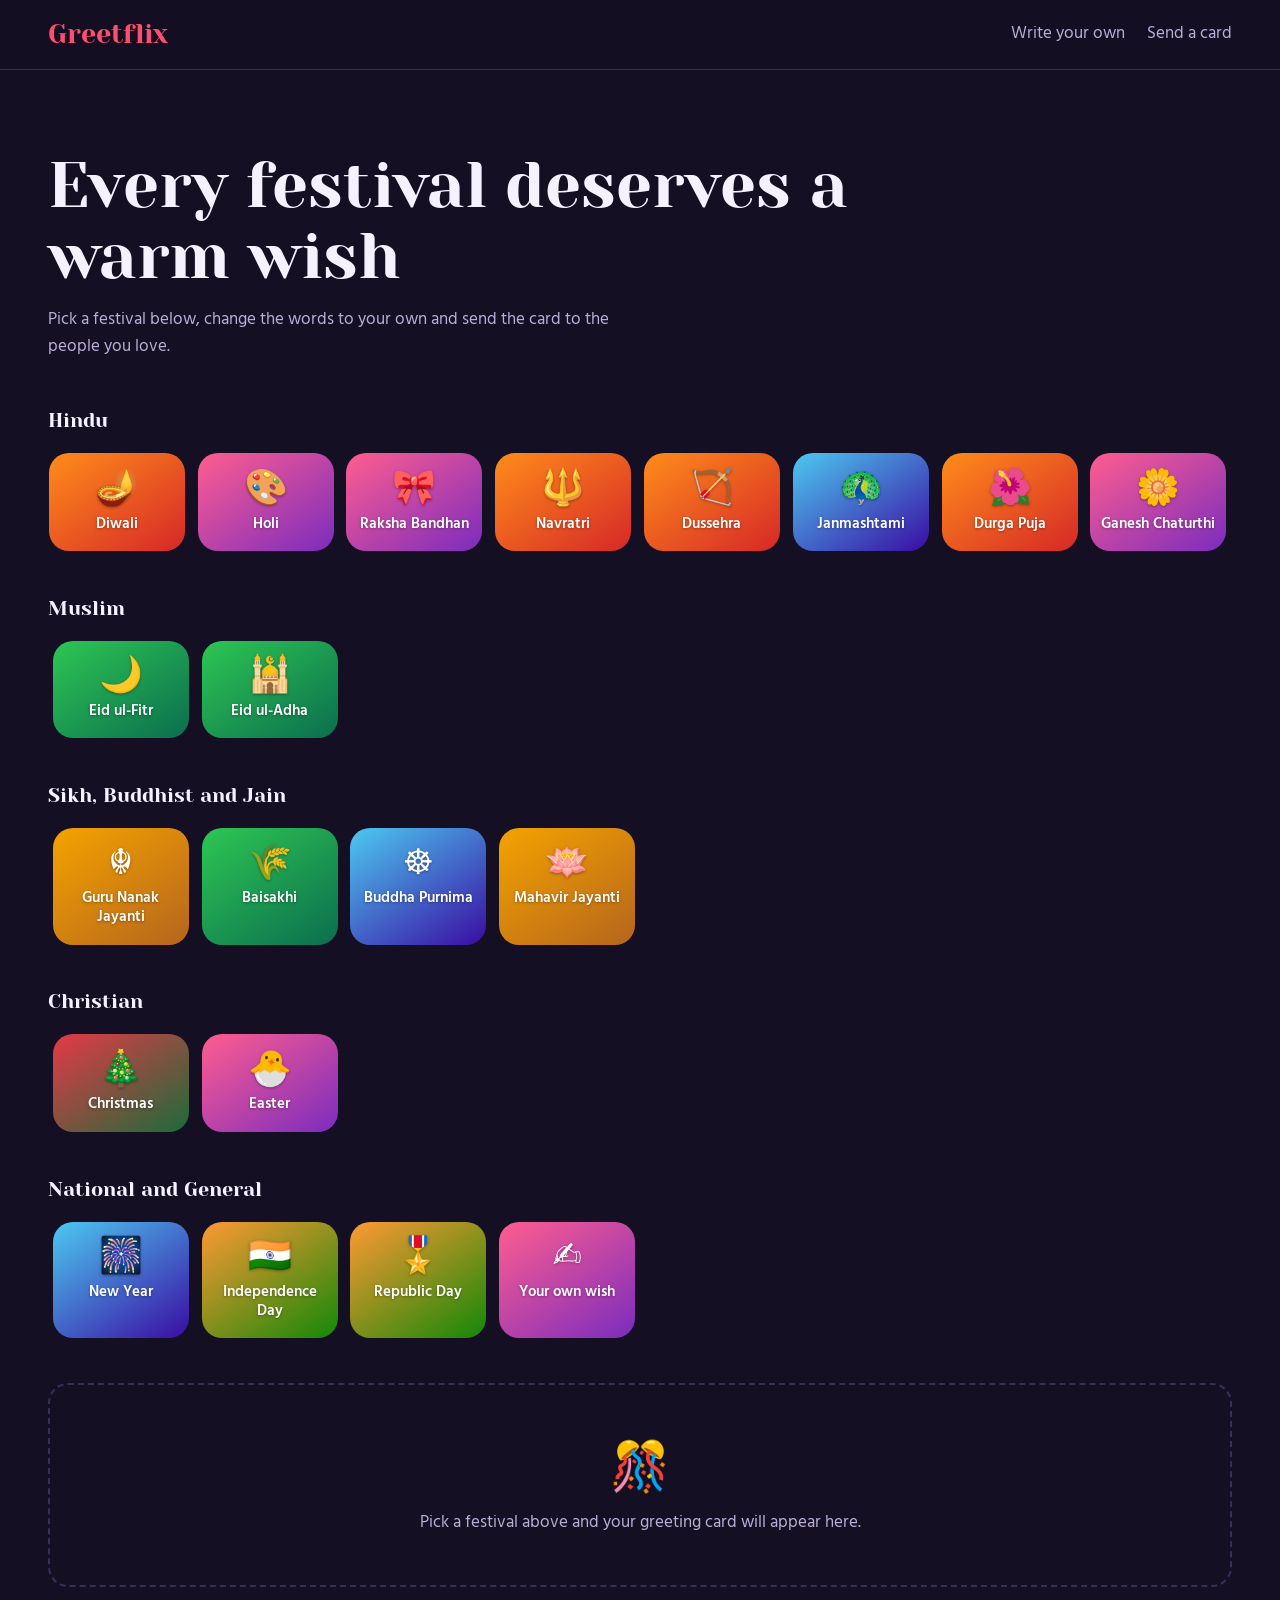
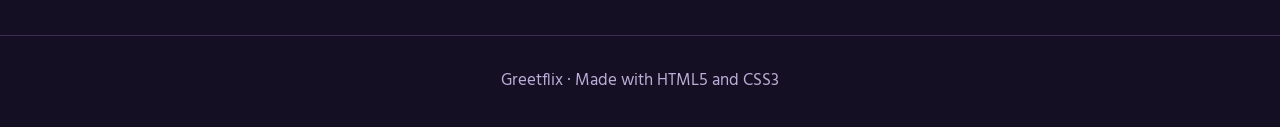
<file: index.html>
<!DOCTYPE html>
<html lang="en">
<head>
<meta charset="UTF-8">
<meta name="viewport" content="width=device-width, initial-scale=1">
<meta name="description" content="Pick a festival, edit the wish and share a warm greeting card with the people you love.">
<meta name="color-scheme" content="dark">
<meta name="theme-color" content="#150f24">
<title>Greetflix | Festival Greeting Card Maker</title>
<link rel="icon" href="data:image/svg+xml,%3Csvg xmlns='http://www.w3.org/2000/svg' viewBox='0 0 100 100'%3E%3Ctext y='.9em' font-size='90'%3E🎉%3C/text%3E%3C/svg%3E">
<link rel="preconnect" href="https://fonts.googleapis.com">
<link rel="preconnect" href="https://fonts.gstatic.com" crossorigin>
<link rel="stylesheet" href="https://fonts.googleapis.com/css2?family=Hind:wght@400;600&family=Yeseva+One&display=swap">
<link rel="stylesheet" href="flix.css">
</head>
<body>
<a class="skip" href="#stage">Skip to card</a>

<header class="top">
  <a class="logo" href="#">Greetflix</a>
  <nav aria-label="Main">
    <a href="#custom">Write your own</a>
    <a href="#share">Send a card</a>
  </nav>
</header>

<section class="hero">
  <h1>Every festival deserves a warm wish</h1>
  <p>Pick a festival below, change the words to your own and send the card to the people you love.</p>
</section>

<main>
  <div class="rows">
    <section aria-labelledby="h-hindu">
      <h2 id="h-hindu">Hindu</h2>
      <div class="row">
        <a class="tile fire" href="#diwali"><span>🪔</span>Diwali</a>
        <a class="tile bloom" href="#holi"><span>🎨</span>Holi</a>
        <a class="tile bloom" href="#rakhi"><span>🎀</span>Raksha Bandhan</a>
        <a class="tile fire" href="#navratri"><span>🔱</span>Navratri</a>
        <a class="tile fire" href="#dussehra"><span>🏹</span>Dussehra</a>
        <a class="tile sky" href="#janmashtami"><span>🦚</span>Janmashtami</a>
        <a class="tile fire" href="#durga"><span>🌺</span>Durga Puja</a>
        <a class="tile bloom" href="#ganesh"><span>🌼</span>Ganesh Chaturthi</a>
        <a class="tile fire" href="#lohri"><span>🔥</span>Lohri</a>
        <a class="tile leaf" href="#pongal"><span>🍯</span>Pongal</a>
        <a class="tile bloom" href="#onam"><span>🛶</span>Onam</a>
        <a class="tile gold" href="#chhath"><span>🌅</span>Chhath Puja</a>
      </div>
    </section>
    <section aria-labelledby="h-muslim">
      <h2 id="h-muslim">Muslim</h2>
      <div class="row">
        <a class="tile leaf" href="#eidfitr"><span>🌙</span>Eid ul-Fitr</a>
        <a class="tile leaf" href="#eidadha"><span>🕌</span>Eid ul-Adha</a>
      </div>
    </section>
    <section aria-labelledby="h-other">
      <h2 id="h-other">Sikh, Buddhist and Jain</h2>
      <div class="row">
        <a class="tile gold" href="#gurpurab"><span>☬</span>Guru Nanak Jayanti</a>
        <a class="tile leaf" href="#baisakhi"><span>🌾</span>Baisakhi</a>
        <a class="tile sky" href="#buddha"><span>☸️</span>Buddha Purnima</a>
        <a class="tile gold" href="#mahavir"><span>🪷</span>Mahavir Jayanti</a>
      </div>
    </section>
    <section aria-labelledby="h-christian">
      <h2 id="h-christian">Christian</h2>
      <div class="row">
        <a class="tile xmas" href="#christmas"><span>🎄</span>Christmas</a>
        <a class="tile bloom" href="#easter"><span>🐣</span>Easter</a>
      </div>
    </section>
    <section aria-labelledby="h-national">
      <h2 id="h-national">National and General</h2>
      <div class="row">
        <a class="tile sky" href="#newyear"><span>🎆</span>New Year</a>
        <a class="tile flag" href="#independence"><span>🇮🇳</span>Independence Day</a>
        <a class="tile flag" href="#republic"><span>🎖️</span>Republic Day</a>
        <a class="tile bloom" href="#custom"><span>✍️</span>Your own wish</a>
      </div>
    </section>
  </div>

  <section class="stage" id="stage" aria-label="Your greeting card">

    <article class="card bloom" id="custom">
      <div class="paper">
        <header><p>🎉✨🎉</p><h3 contenteditable="true">🎉 Your Title Here 🎉</h3></header>
        <div class="msg" contenteditable="true" aria-label="Edit your message">
          <p>Dear Friend,</p>
          <blockquote>Write your own wish here.</blockquote>
          <p>With love, Your Name</p>
        </div>
      </div>
      <aside><h4>Your own wish</h4><p>Write any message you like. Click the text on the card to change it.</p><a class="save" href="greetnav.html#custom">💾 Save Card</a></aside>
    </article>

    <article class="card fire" id="diwali">
      <div class="paper">
        <header><p>🪔✨🪔</p><h3>🪔 Happy Diwali 🪔</h3></header>
        <div class="msg" contenteditable="true" aria-label="Edit your message">
          <p>Dear Friend,</p>
          <blockquote>“Wish the divine lights of Diwali bring peace, prosperity, health, and love to your life.”</blockquote>
          <p>With love, Your Name</p>
        </div>
      </div>
      <aside><h4>Festival of Lights</h4><p>Celebrated in October or November. Homes glow with diyas and rangoli, families share sweets and pray to Goddess Lakshmi. It marks the victory of light over darkness and Lord Rama’s return to Ayodhya.</p><a class="save" href="greetnav.html#diwali">💾 Save Card</a></aside>
    </article>

    <article class="card bloom" id="holi">
      <div class="paper">
        <header><p>🎨💦🎨</p><h3>🎨 Happy Holi 🎨</h3></header>
        <div class="msg" contenteditable="true" aria-label="Edit your message">
          <p>Dear Friend,</p>
          <blockquote>“Life is a canvas, and today every colour is welcome.”</blockquote>
          <p>With love, Your Name</p>
        </div>
      </div>
      <aside><h4>Festival of Colours</h4><p>Celebrated in March. People play with colours, sing and share sweets to welcome spring. It begins with Holika Dahan, the victory of good over evil.</p><a class="save" href="greetnav.html#holi">💾 Save Card</a></aside>
    </article>

    <article class="card bloom" id="rakhi">
      <div class="paper">
        <header><p>🎀💛🎀</p><h3>🎀 Happy Raksha Bandhan 🎀</h3></header>
        <div class="msg" contenteditable="true" aria-label="Edit your message">
          <p>Dear Brother/Sister,</p>
          <blockquote>“Some bonds need no words, only a thread, a smile and a promise.”</blockquote>
          <p>With love, Your Name</p>
        </div>
      </div>
      <aside><h4>Bond of Brother and Sister</h4><p>Celebrated in August. Sisters tie a rakhi on their brothers’ wrists, and brothers promise love, care and protection.</p><a class="save" href="greetnav.html#rakhi">💾 Save Card</a></aside>
    </article>

    <article class="card fire" id="navratri">
      <div class="paper">
        <header><p>🔱🌺🔱</p><h3>🔱 Happy Navratri 🔱</h3></header>
        <div class="msg" contenteditable="true" aria-label="Edit your message">
          <p>Dear Friend,</p>
          <blockquote>“Faith lights the nine nights, and courage carries you through all the days.”</blockquote>
          <p>With love, Your Name</p>
        </div>
      </div>
      <aside><h4>Nine Nights of the Goddess</h4><p>Nine nights of worship of Goddess Durga, with fasting, garba and dandiya raas in the evenings.</p><a class="save" href="greetnav.html#navratri">💾 Save Card</a></aside>
    </article>

    <article class="card fire" id="dussehra">
      <div class="paper">
        <header><p>🏹🔥🏹</p><h3>🏹 Happy Dussehra 🏹</h3></header>
        <div class="msg" contenteditable="true" aria-label="Edit your message">
          <p>Dear Friend,</p>
          <blockquote>“Every Ravan inside us falls when truth and kindness stand tall.”</blockquote>
          <p>With love, Your Name</p>
        </div>
      </div>
      <aside><h4>Victory of Good over Evil</h4><p>Marks Lord Rama’s victory over Ravana. Effigies of Ravana are burnt on the tenth day after Navratri.</p><a class="save" href="greetnav.html#dussehra">💾 Save Card</a></aside>
    </article>

    <article class="card sky" id="janmashtami">
      <div class="paper">
        <header><p>🦚🪈🦚</p><h3>🦚 Happy Janmashtami 🦚</h3></header>
        <div class="msg" contenteditable="true" aria-label="Edit your message">
          <p>Dear Friend,</p>
          <blockquote>“Do your best, let go of the rest, and keep smiling like Krishna.”</blockquote>
          <p>With love, Your Name</p>
        </div>
      </div>
      <aside><h4>Birth of Lord Krishna</h4><p>Celebrated with fasting, bhajans, midnight prayers and the dahi handi pot-breaking fun.</p><a class="save" href="greetnav.html#janmashtami">💾 Save Card</a></aside>
    </article>

    <article class="card fire" id="durga">
      <div class="paper">
        <header><p>🌺🥁🌺</p><h3>🌺 Shubho Durga Puja 🌺</h3></header>
        <div class="msg" contenteditable="true" aria-label="Edit your message">
          <p>Dear Friend,</p>
          <blockquote>“May Maa Durga give you the strength to face every storm with grace.”</blockquote>
          <p>With love, Your Name</p>
        </div>
      </div>
      <aside><h4>Festival of Goddess Durga</h4><p>Most popular in Bengal. Grand pandals, dhak drums, dhunuchi dance and sindoor khela over five days.</p><a class="save" href="greetnav.html#durga">💾 Save Card</a></aside>
    </article>

    <article class="card bloom" id="ganesh">
      <div class="paper">
        <header><p>🌼🙏🌼</p><h3>🌼 Ganesh Chaturthi 🌼</h3></header>
        <div class="msg" contenteditable="true" aria-label="Edit your message">
          <p>Dear Friend,</p>
          <blockquote>“Begin with a prayer, walk with patience, and every obstacle will make way.”</blockquote>
          <p>Ganpati Bappa Morya! Your Name</p>
        </div>
      </div>
      <aside><h4>Birthday of Lord Ganesha</h4><p>Ganesha idols are welcomed at home for a few days, offered modaks, and then immersed in water with cheers of Ganpati Bappa Morya.</p><a class="save" href="greetnav.html#ganesh">💾 Save Card</a></aside>
    </article>

    <article class="card fire" id="lohri">
      <div class="paper">
        <header><p>🔥🍿🔥</p><h3>🔥 Happy Lohri 🔥</h3></header>
        <div class="msg" contenteditable="true" aria-label="Edit your message">
          <p>Dear Friend,</p>
          <blockquote>“May the Lohri bonfire burn away your worries and warm every heart.”</blockquote>
          <p>With love, Your Name</p>
        </div>
      </div>
      <aside><h4>Winter Harvest Bonfire</h4><p>Celebrated in mid-January, mainly in Punjab. People dance bhangra around a bonfire and offer peanuts, rewri and popcorn.</p><a class="save" href="greetnav.html#lohri">💾 Save Card</a></aside>
    </article>

    <article class="card leaf" id="pongal">
      <div class="paper">
        <header><p>🍯🌞🌾</p><h3>🍯 Happy Pongal 🌾</h3></header>
        <div class="msg" contenteditable="true" aria-label="Edit your message">
          <p>Dear Friend,</p>
          <blockquote>“As the pot overflows, may your home overflow with joy and plenty.”</blockquote>
          <p>With love, Your Name</p>
        </div>
      </div>
      <aside><h4>Tamil Harvest Festival</h4><p>A four-day festival in January. Fresh rice is cooked until the pot overflows, to thank the Sun God and the farmers.</p><a class="save" href="greetnav.html#pongal">💾 Save Card</a></aside>
    </article>

    <article class="card bloom" id="onam">
      <div class="paper">
        <header><p>🌼🛶🌼</p><h3>🌼 Happy Onam 🌼</h3></header>
        <div class="msg" contenteditable="true" aria-label="Edit your message">
          <p>Dear Friend,</p>
          <blockquote>“May the flower carpet at your door bring a year full of colour.”</blockquote>
          <p>With love, Your Name</p>
        </div>
      </div>
      <aside><h4>Harvest Festival of Kerala</h4><p>Celebrated with pookalam flower carpets, the grand sadya feast, boat races and folk dances.</p><a class="save" href="greetnav.html#onam">💾 Save Card</a></aside>
    </article>

    <article class="card gold" id="chhath">
      <div class="paper">
        <header><p>🌅☀️🪔</p><h3>🌅 Happy Chhath Puja 🪔</h3></header>
        <div class="msg" contenteditable="true" aria-label="Edit your message">
          <p>Dear Friend,</p>
          <blockquote>“Bowing to the rising sun, may your life glow with health, faith and joy.”</blockquote>
          <p>With love, Your Name</p>
        </div>
      </div>
      <aside><h4>Worship of the Sun God</h4><p>A four-day festival celebrated in October or November, mainly in Bihar, Jharkhand and eastern Uttar Pradesh. Devotees fast and offer arghya to the setting and rising sun at rivers and ponds, thanking Surya Dev and Chhathi Maiya.</p><a class="save" href="greetnav.html#chhath">💾 Save Card</a></aside>
    </article>

    <article class="card leaf" id="eidfitr">
      <div class="paper">
        <header><p>🌙⭐🌙</p><h3>🌙 Eid Mubarak 🌙</h3></header>
        <div class="msg" contenteditable="true" aria-label="Edit your message">
          <p>Dear Friend,</p>
          <blockquote>“After a month of patience, may Allah reward you with joy beyond measure.”</blockquote>
          <p>With love, Your Name</p>
        </div>
      </div>
      <aside><h4>Festival of Breaking the Fast</h4><p>Marks the end of Ramadan. People offer special prayers, wear new clothes, share sheer khurma and give charity to the needy.</p><a class="save" href="greetnav.html#eidfitr">💾 Save Card</a></aside>
    </article>

    <article class="card leaf" id="eidadha">
      <div class="paper">
        <header><p>🕌🌙🕌</p><h3>🕌 Eid ul-Adha Mubarak 🕌</h3></header>
        <div class="msg" contenteditable="true" aria-label="Edit your message">
          <p>Dear Friend,</p>
          <blockquote>“May your sacrifices turn into blessings and your heart stay generous.”</blockquote>
          <p>With love, Your Name</p>
        </div>
      </div>
      <aside><h4>Festival of Sacrifice</h4><p>Remembers Prophet Ibrahim’s devotion to Allah. Meat is shared with family, friends and the poor.</p><a class="save" href="greetnav.html#eidadha">💾 Save Card</a></aside>
    </article>

    <article class="card gold" id="gurpurab">
      <div class="paper">
        <header><p>☬🌟☬</p><h3>☬ Guru Nanak Jayanti ☬</h3></header>
        <div class="msg" contenteditable="true" aria-label="Edit your message">
          <p>Dear Friend,</p>
          <blockquote>“Walk in the light of Guru Nanak: be honest, be kind, serve everyone.”</blockquote>
          <p>Waheguru Ji Ka Khalsa. Your Name</p>
        </div>
      </div>
      <aside><h4>Birth of Guru Nanak Dev Ji</h4><p>Celebrated with prabhat pheris, kirtan and langar at gurdwaras. It remembers the teachings of honest work, sharing and equality.</p><a class="save" href="greetnav.html#gurpurab">💾 Save Card</a></aside>
    </article>

    <article class="card leaf" id="baisakhi">
      <div class="paper">
        <header><p>🌾🥁🌾</p><h3>🌾 Happy Baisakhi 🌾</h3></header>
        <div class="msg" contenteditable="true" aria-label="Edit your message">
          <p>Dear Friend,</p>
          <blockquote>“May golden fields of wheat bring golden days of joy to your family.”</blockquote>
          <p>With love, Your Name</p>
        </div>
      </div>
      <aside><h4>Sikh New Year and Harvest</h4><p>Celebrated on 13 or 14 April. It marks the harvest and the founding of the Khalsa in 1699, with bhangra, fairs and gurdwara visits.</p><a class="save" href="greetnav.html#baisakhi">💾 Save Card</a></aside>
    </article>

    <article class="card sky" id="buddha">
      <div class="paper">
        <header><p>☸️🕯️☸️</p><h3>☸️ Happy Buddha Purnima ☸️</h3></header>
        <div class="msg" contenteditable="true" aria-label="Edit your message">
          <p>Dear Friend,</p>
          <blockquote>“Peace comes from within. May you find it in every quiet moment.”</blockquote>
          <p>With love, Your Name</p>
        </div>
      </div>
      <aside><h4>Birth of Gautama Buddha</h4><p>Celebrated on the full moon of Vaishakha with meditation, prayers and acts of kindness.</p><a class="save" href="greetnav.html#buddha">💾 Save Card</a></aside>
    </article>

    <article class="card gold" id="mahavir">
      <div class="paper">
        <header><p>🪷🕊️🪷</p><h3>🪷 Mahavir Jayanti 🪷</h3></header>
        <div class="msg" contenteditable="true" aria-label="Edit your message">
          <p>Dear Friend,</p>
          <blockquote>“Live and let live. May kindness be the path you choose each day.”</blockquote>
          <p>With love, Your Name</p>
        </div>
      </div>
      <aside><h4>Birth of Lord Mahavir</h4><p>A Jain festival of processions and prayers, remembering the teachings of ahimsa (non-violence) and truth.</p><a class="save" href="greetnav.html#mahavir">💾 Save Card</a></aside>
    </article>

    <article class="card xmas" id="christmas">
      <div class="paper">
        <header><p>🎄🎁❄️</p><h3>🎄 Merry Christmas ❄️</h3></header>
        <div class="msg" contenteditable="true" aria-label="Edit your message">
          <p>Dear Friend,</p>
          <blockquote>“May the warmth of Christmas stay in your heart long after the lights fade.”</blockquote>
          <p>With love, Your Name</p>
        </div>
      </div>
      <aside><h4>Birth of Jesus Christ</h4><p>Celebrated on 25 December with church services, carols, the Christmas tree, gifts and a family feast.</p><a class="save" href="greetnav.html#christmas">💾 Save Card</a></aside>
    </article>

    <article class="card bloom" id="easter">
      <div class="paper">
        <header><p>🐣🌷🐣</p><h3>🐣 Happy Easter 🐣</h3></header>
        <div class="msg" contenteditable="true" aria-label="Edit your message">
          <p>Dear Friend,</p>
          <blockquote>“Every ending hides a new beginning. Wishing you hope and a fresh start.”</blockquote>
          <p>With love, Your Name</p>
        </div>
      </div>
      <aside><h4>Resurrection of Jesus</h4><p>Celebrated after Good Friday with church services, Easter eggs and family gatherings. It is a symbol of hope and new life.</p><a class="save" href="greetnav.html#easter">💾 Save Card</a></aside>
    </article>

    <article class="card sky" id="newyear">
      <div class="paper">
        <header><p>🎆🎉🎇</p><h3>🎆 Happy New Year 🎇</h3></header>
        <div class="msg" contenteditable="true" aria-label="Edit your message">
          <p>Dear Friend,</p>
          <blockquote>“A new year is a blank page. Write something you will be proud of.”</blockquote>
          <p>With love, Your Name</p>
        </div>
      </div>
      <aside><h4>First Day of the Year</h4><p>Celebrated on 1 January with countdowns, fireworks, parties and fresh resolutions.</p><a class="save" href="greetnav.html#newyear">💾 Save Card</a></aside>
    </article>

    <article class="card flag" id="independence">
      <div class="paper">
        <header><p>🇮🇳🕊️🇮🇳</p><h3>🇮🇳 Happy Independence Day 🇮🇳</h3></header>
        <div class="msg" contenteditable="true" aria-label="Edit your message">
          <p>Dear Friend,</p>
          <blockquote>“Proud of our past, hopeful for our future. Jai Hind!”</blockquote>
          <p>With love, Your Name</p>
        </div>
      </div>
      <aside><h4>15 August 1947</h4><p>The day India became free from British rule. The Prime Minister hoists the flag at the Red Fort and the nation sings with pride.</p><a class="save" href="greetnav.html#independence">💾 Save Card</a></aside>
    </article>

    <article class="card flag" id="republic">
      <div class="paper">
        <header><p>🎖️🇮🇳🎖️</p><h3>🎖️ Happy Republic Day 🎖️</h3></header>
        <div class="msg" contenteditable="true" aria-label="Edit your message">
          <p>Dear Friend,</p>
          <blockquote>“Freedom is a gift, and our Constitution is its promise. Let us keep it alive.”</blockquote>
          <p>With love, Your Name</p>
        </div>
      </div>
      <aside><h4>26 January 1950</h4><p>The day the Constitution of India came into effect. Celebrated with a grand parade on Kartavya Path in Delhi.</p><a class="save" href="greetnav.html#republic">💾 Save Card</a></aside>
    </article>

    <p class="hint"><span>🎊</span>Pick a festival above and your greeting card will appear here.</p>
  </section>

  <!-- <form class="share" id="share" action="https://wa.me/" method="get" target="_blank">
    <h2>Send your card</h2>
    <label for="wish">Your message (keep the link so friends can make their own card)</label>
    <textarea id="wish" name="text" required maxlength="280">Happy festival! 🎉 I made you a card on Greetflix: https://greetflix.vercel.app</textarea>
    <div class="btns">
      <button type="submit" class="btn-wa">WhatsApp</button>
      <button type="submit" class="btn-x" formaction="https://twitter.com/intent/tweet">Post on X</button>
      <button type="submit" class="btn-fb" name="u" value="https://greetflix.vercel.app" formaction="https://www.facebook.com/sharer/sharer.php">Facebook</button>
      <button type="submit" class="btn-ig" formaction="https://www.instagram.com/direct/inbox/">Instagram</button>
      <button type="submit" class="btn-sc" name="attachmentUrl" value="https://greetflix.vercel.app" formaction="https://www.snapchat.com/scan">Snapchat</button>
      <button type="submit" formaction="https://mail.google.com/mail/?view=cm&fs=1">MAIL on GMAIL</button> -->
    </div>
  </form>
</main>

<footer class="foot">
  <p>Greetflix · Made with HTML5 and CSS3</p>
</footer>
</body>
</html>
</file>
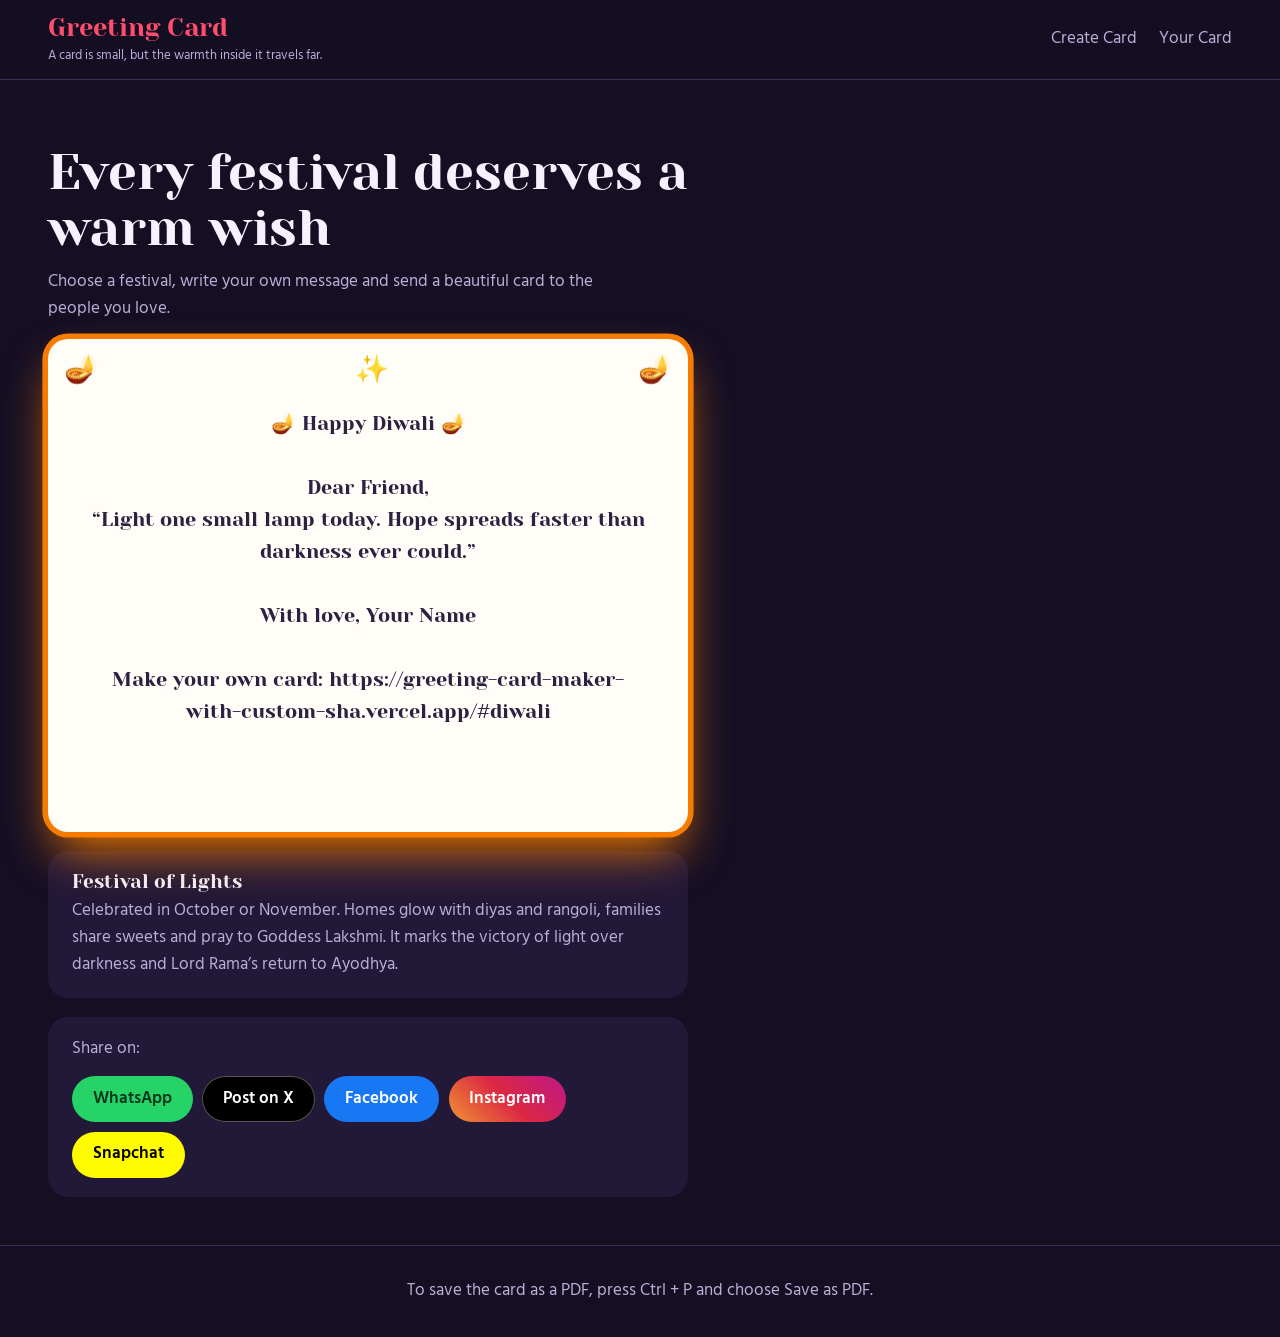
<file: greetnav.html>
<!DOCTYPE html>
<html lang="en">
<head>
<meta charset="UTF-8">
<meta name="viewport" content="width=device-width, initial-scale=1">
<meta name="color-scheme" content="dark">
<title>Your Greeting Card</title>
<link href="https://fonts.googleapis.com/css2?family=Hind:wght@400;600&family=Yeseva+One&display=swap" rel="stylesheet">
<link rel="stylesheet" href="flix.css">
</head>
<body class="saved-page">

<nav>
  <div class="brand">
    <strong>Greeting Card</strong>
    <span>A card is small, but the warmth inside it travels far.</span>
  </div>
  <div class="nav-links">
    <a href="index.html">Create Card</a>
    <a href="greetnav.html#holi">Your Card</a>
  </div>
</nav>

<header>
  <h1>Every festival deserves a warm wish</h1>
  <p>Choose a festival, write your own message and send a beautiful card to the people you love.</p>
</header>

<main>
<form id="diwali" action="https://wa.me/" target="_blank" style="--c:#f57c00">
  <div class="face">
    <span class="deco d1">🪔</span><span class="deco d2">✨</span><span class="deco d3">🪔</span>
    <textarea name="text" rows="12" aria-label="Card message">🪔 Happy Diwali 🪔

Dear Friend,
“Light one small lamp today. Hope spreads faster than darkness ever could.”

With love, Your Name

Make your own card: https://greeting-card-maker-with-custom-sha.vercel.app/#diwali</textarea>
  </div>
  <p class="about"><strong>Festival of Lights</strong><br>Celebrated in October or November. Homes glow with diyas and rangoli, families share sweets and pray to Goddess Lakshmi. It marks the victory of light over darkness and Lord Rama’s return to Ayodhya.</p>
  <div class="share-section">
    <span class="share-title">Share on:</span>
    <div class="share-buttons">
      <button type="submit" class="btn-wa">WhatsApp</button>
      <button type="submit" class="btn-x" formaction="https://twitter.com/intent/tweet">Post on X</button>
      <button type="submit" class="btn-fb" name="u" value="https://greeting-card-maker-with-custom-sha.vercel.app/#diwali" formaction="https://www.facebook.com/sharer/sharer.php">Facebook</button>
      <button type="submit" class="btn-ig" formaction="https://www.instagram.com/direct/inbox/">Instagram</button>
      <button type="submit" class="btn-sc" name="attachmentUrl" value="https://greeting-card-maker-with-custom-sha.vercel.app/#diwali" formaction="https://www.snapchat.com/scan">Snapchat</button>
    </div>
  </div>
</form>
<form id="holi" action="https://wa.me/" target="_blank" style="--c:#d81b60">
  <div class="face">
    <span class="deco d1">🎨</span><span class="deco d2">💦</span><span class="deco d3">🎨</span>
    <textarea name="text" rows="12" aria-label="Card message">🎨 Happy Holi 🎨

Dear Friend,
“Life is a canvas, and today every colour is welcome.”

With love, Your Name

Make your own card: https://greeting-card-maker-with-custom-sha.vercel.app/#holi</textarea>
  </div>
  <p class="about"><strong>Festival of Colours</strong><br>Celebrated in March. People play with colours, sing and share sweets to welcome spring. It begins with Holika Dahan, the victory of good over evil.</p>
  <div class="share-section">
    <span class="share-title">Share on:</span>
    <div class="share-buttons">
      <button type="submit" class="btn-wa">WhatsApp</button>
      <button type="submit" class="btn-x" formaction="https://twitter.com/intent/tweet">Post on X</button>
      <button type="submit" class="btn-fb" name="u" value="https://greeting-card-maker-with-custom-sha.vercel.app/#holi" formaction="https://www.facebook.com/sharer/sharer.php">Facebook</button>
      <button type="submit" class="btn-ig" formaction="https://www.instagram.com/direct/inbox/">Instagram</button>
      <button type="submit" class="btn-sc" name="attachmentUrl" value="https://greeting-card-maker-with-custom-sha.vercel.app/#holi" formaction="https://www.snapchat.com/scan">Snapchat</button>
    </div>
  </div>
</form>
<form id="rakhi" action="https://wa.me/" target="_blank" style="--c:#c2185b">
  <div class="face">
    <span class="deco d1">🎀</span><span class="deco d2">💛</span><span class="deco d3">🎀</span>
    <textarea name="text" rows="12" aria-label="Card message">🎀 Happy Raksha Bandhan 🎀

Dear Brother/Sister,
“Some bonds need no words, only a thread, a smile and a promise.”

With love, Your Name

Make your own card: https://greeting-card-maker-with-custom-sha.vercel.app/#rakhi</textarea>
  </div>
  <p class="about"><strong>Bond of Brother and Sister</strong><br>Celebrated in August. Sisters tie a rakhi on their brothers’ wrists, and brothers promise love, care and protection.</p>
  <div class="share-section">
    <span class="share-title">Share on:</span>
    <div class="share-buttons">
      <button type="submit" class="btn-wa">WhatsApp</button>
      <button type="submit" class="btn-x" formaction="https://twitter.com/intent/tweet">Post on X</button>
      <button type="submit" class="btn-fb" name="u" value="https://greeting-card-maker-with-custom-sha.vercel.app/#rakhi" formaction="https://www.facebook.com/sharer/sharer.php">Facebook</button>
      <button type="submit" class="btn-ig" formaction="https://www.instagram.com/direct/inbox/">Instagram</button>
      <button type="submit" class="btn-sc" name="attachmentUrl" value="https://greeting-card-maker-with-custom-sha.vercel.app/#rakhi" formaction="https://www.snapchat.com/scan">Snapchat</button>
    </div>
  </div>
</form>
<form id="navratri" action="https://wa.me/" target="_blank" style="--c:#e53935">
  <div class="face">
    <span class="deco d1">🔱</span><span class="deco d2">🌺</span><span class="deco d3">🔱</span>
    <textarea name="text" rows="12" aria-label="Card message">🔱 Happy Navratri 🔱

Dear Friend,
“Faith lights the nine nights, and courage carries you through all the days.”

With love, Your Name

Make your own card: https://greeting-card-maker-with-custom-sha.vercel.app/#navratri</textarea>
  </div>
  <p class="about"><strong>Nine Nights of the Goddess</strong><br>Nine nights of worship of Goddess Durga, with fasting, garba and dandiya raas in the evenings.</p>
  <div class="share-section">
    <span class="share-title">Share on:</span>
    <div class="share-buttons">
      <button type="submit" class="btn-wa">WhatsApp</button>
      <button type="submit" class="btn-x" formaction="https://twitter.com/intent/tweet">Post on X</button>
      <button type="submit" class="btn-fb" name="u" value="https://greeting-card-maker-with-custom-sha.vercel.app/#navratri" formaction="https://www.facebook.com/sharer/sharer.php">Facebook</button>
      <button type="submit" class="btn-ig" formaction="https://www.instagram.com/direct/inbox/">Instagram</button>
      <button type="submit" class="btn-sc" name="attachmentUrl" value="https://greeting-card-maker-with-custom-sha.vercel.app/#navratri" formaction="https://www.snapchat.com/scan">Snapchat</button>
    </div>
  </div>
</form>
<form id="dussehra" action="https://wa.me/" target="_blank" style="--c:#bf360c">
  <div class="face">
    <span class="deco d1">🏹</span><span class="deco d2">🔥</span><span class="deco d3">🏹</span>
    <textarea name="text" rows="12" aria-label="Card message">🏹 Happy Dussehra 🏹

Dear Friend,
“Every Ravan inside us falls when truth and kindness stand tall.”

With love, Your Name

Make your own card: https://greeting-card-maker-with-custom-sha.vercel.app/#dussehra</textarea>
  </div>
  <p class="about"><strong>Victory of Good over Evil</strong><br>Marks Lord Rama’s victory over Ravana. Effigies of Ravana are burnt on the tenth day after Navratri.</p>
  <div class="share-section">
    <span class="share-title">Share on:</span>
    <div class="share-buttons">
      <button type="submit" class="btn-wa">WhatsApp</button>
      <button type="submit" class="btn-x" formaction="https://twitter.com/intent/tweet">Post on X</button>
      <button type="submit" class="btn-fb" name="u" value="https://greeting-card-maker-with-custom-sha.vercel.app/#dussehra" formaction="https://www.facebook.com/sharer/sharer.php">Facebook</button>
      <button type="submit" class="btn-ig" formaction="https://www.instagram.com/direct/inbox/">Instagram</button>
      <button type="submit" class="btn-sc" name="attachmentUrl" value="https://greeting-card-maker-with-custom-sha.vercel.app/#dussehra" formaction="https://www.snapchat.com/scan">Snapchat</button>
    </div>
  </div>
</form>
<form id="janmashtami" action="https://wa.me/" target="_blank" style="--c:#1e5aa8">
  <div class="face">
    <span class="deco d1">🦚</span><span class="deco d2">🪈</span><span class="deco d3">🦚</span>
    <textarea name="text" rows="12" aria-label="Card message">🦚 Happy Janmashtami 🦚

Dear Friend,
“Do your best, let go of the rest, and keep smiling like Krishna.”

With love, Your Name

Make your own card: https://greeting-card-maker-with-custom-sha.vercel.app/#janmashtami</textarea>
  </div>
  <p class="about"><strong>Birth of Lord Krishna</strong><br>Celebrated with fasting, bhajans, midnight prayers and the dahi handi pot-breaking fun.</p>
  <div class="share-section">
    <span class="share-title">Share on:</span>
    <div class="share-buttons">
      <button type="submit" class="btn-wa">WhatsApp</button>
      <button type="submit" class="btn-x" formaction="https://twitter.com/intent/tweet">Post on X</button>
      <button type="submit" class="btn-fb" name="u" value="https://greeting-card-maker-with-custom-sha.vercel.app/#janmashtami" formaction="https://www.facebook.com/sharer/sharer.php">Facebook</button>
      <button type="submit" class="btn-ig" formaction="https://www.instagram.com/direct/inbox/">Instagram</button>
      <button type="submit" class="btn-sc" name="attachmentUrl" value="https://greeting-card-maker-with-custom-sha.vercel.app/#janmashtami" formaction="https://www.snapchat.com/scan">Snapchat</button>
    </div>
  </div>
</form>
<form id="durga" action="https://wa.me/" target="_blank" style="--c:#c62828">
  <div class="face">
    <span class="deco d1">🌺</span><span class="deco d2">🥁</span><span class="deco d3">🌺</span>
    <textarea name="text" rows="12" aria-label="Card message">🌺 Shubho Durga Puja 🌺

Dear Friend,
“May Maa Durga give you the strength to face every storm with grace.”

With love, Your Name

Make your own card: https://greeting-card-maker-with-custom-sha.vercel.app/#durga</textarea>
  </div>
  <p class="about"><strong>Festival of Goddess Durga</strong><br>Most popular in Bengal. Grand pandals, dhak drums, dhunuchi dance and sindoor khela over five days.</p>
  <div class="share-section">
    <span class="share-title">Share on:</span>
    <div class="share-buttons">
      <button type="submit" class="btn-wa">WhatsApp</button>
      <button type="submit" class="btn-x" formaction="https://twitter.com/intent/tweet">Post on X</button>
      <button type="submit" class="btn-fb" name="u" value="https://greeting-card-maker-with-custom-sha.vercel.app/#durga" formaction="https://www.facebook.com/sharer/sharer.php">Facebook</button>
      <button type="submit" class="btn-ig" formaction="https://www.instagram.com/direct/inbox/">Instagram</button>
      <button type="submit" class="btn-sc" name="attachmentUrl" value="https://greeting-card-maker-with-custom-sha.vercel.app/#durga" formaction="https://www.snapchat.com/scan">Snapchat</button>
    </div>
  </div>
</form>
<form id="ganesh" action="https://wa.me/" target="_blank" style="--c:#ef6c00">
  <div class="face">
    <span class="deco d1">🌼</span><span class="deco d2">🙏</span><span class="deco d3">🌼</span>
    <textarea name="text" rows="12" aria-label="Card message">🌼 Ganesh Chaturthi 🌼

Dear Friend,
“Begin with a prayer, walk with patience, and every obstacle will make way.”

Ganpati Bappa Morya! Your Name

Make your own card: https://greeting-card-maker-with-custom-sha.vercel.app/#ganesh</textarea>
  </div>
  <p class="about"><strong>Birthday of Lord Ganesha</strong><br>Ganesha idols are welcomed at home for a few days, offered modaks, and then immersed in water with cheers of Ganpati Bappa Morya.</p>
  <div class="share-section">
    <span class="share-title">Share on:</span>
    <div class="share-buttons">
      <button type="submit" class="btn-wa">WhatsApp</button>
      <button type="submit" class="btn-x" formaction="https://twitter.com/intent/tweet">Post on X</button>
      <button type="submit" class="btn-fb" name="u" value="https://greeting-card-maker-with-custom-sha.vercel.app/#ganesh" formaction="https://www.facebook.com/sharer/sharer.php">Facebook</button>
      <button type="submit" class="btn-ig" formaction="https://www.instagram.com/direct/inbox/">Instagram</button>
      <button type="submit" class="btn-sc" name="attachmentUrl" value="https://greeting-card-maker-with-custom-sha.vercel.app/#ganesh" formaction="https://www.snapchat.com/scan">Snapchat</button>
    </div>
  </div>
</form>
<form id="lohri" action="https://wa.me/" target="_blank" style="--c:#e64a19">
  <div class="face">
    <span class="deco d1">🔥</span><span class="deco d2">🍿</span><span class="deco d3">🔥</span>
    <textarea name="text" rows="12" aria-label="Card message">🔥 Happy Lohri 🔥

Dear Friend,
“May the Lohri bonfire burn away your worries and warm every heart.”

With love, Your Name

Make your own card: https://greeting-card-maker-with-custom-sha.vercel.app/#lohri</textarea>
  </div>
  <p class="about"><strong>Winter Harvest Bonfire</strong><br>Celebrated in mid-January, mainly in Punjab. People dance bhangra around a bonfire and offer peanuts, rewri and popcorn.</p>
  <div class="share-section">
    <span class="share-title">Share on:</span>
    <div class="share-buttons">
      <button type="submit" class="btn-wa">WhatsApp</button>
      <button type="submit" class="btn-x" formaction="https://twitter.com/intent/tweet">Post on X</button>
      <button type="submit" class="btn-fb" name="u" value="https://greeting-card-maker-with-custom-sha.vercel.app/#lohri" formaction="https://www.facebook.com/sharer/sharer.php">Facebook</button>
      <button type="submit" class="btn-ig" formaction="https://www.instagram.com/direct/inbox/">Instagram</button>
      <button type="submit" class="btn-sc" name="attachmentUrl" value="https://greeting-card-maker-with-custom-sha.vercel.app/#lohri" formaction="https://www.snapchat.com/scan">Snapchat</button>
    </div>
  </div>
</form>
<form id="pongal" action="https://wa.me/" target="_blank" style="--c:#f57f17">
  <div class="face">
    <span class="deco d1">🍯</span><span class="deco d2">🌞</span><span class="deco d3">🌾</span>
    <textarea name="text" rows="12" aria-label="Card message">🍯 Happy Pongal 🌾

Dear Friend,
“As the pot overflows, may your home overflow with joy and plenty.”

With love, Your Name

Make your own card: https://greeting-card-maker-with-custom-sha.vercel.app/#pongal</textarea>
  </div>
  <p class="about"><strong>Tamil Harvest Festival</strong><br>A four-day festival in January. Fresh rice is cooked until the pot overflows, to thank the Sun God and the farmers.</p>
  <div class="share-section">
    <span class="share-title">Share on:</span>
    <div class="share-buttons">
      <button type="submit" class="btn-wa">WhatsApp</button>
      <button type="submit" class="btn-x" formaction="https://twitter.com/intent/tweet">Post on X</button>
      <button type="submit" class="btn-fb" name="u" value="https://greeting-card-maker-with-custom-sha.vercel.app/#pongal" formaction="https://www.facebook.com/sharer/sharer.php">Facebook</button>
      <button type="submit" class="btn-ig" formaction="https://www.instagram.com/direct/inbox/">Instagram</button>
      <button type="submit" class="btn-sc" name="attachmentUrl" value="https://greeting-card-maker-with-custom-sha.vercel.app/#pongal" formaction="https://www.snapchat.com/scan">Snapchat</button>
    </div>
  </div>
</form>
<form id="onam" action="https://wa.me/" target="_blank" style="--c:#2e7d32">
  <div class="face">
    <span class="deco d1">🌼</span><span class="deco d2">🛶</span><span class="deco d3">🌼</span>
    <textarea name="text" rows="12" aria-label="Card message">🌼 Happy Onam 🌼

Dear Friend,
“May the flower carpet at your door bring a year full of colour.”

With love, Your Name

Make your own card: https://greeting-card-maker-with-custom-sha.vercel.app/#onam</textarea>
  </div>
  <p class="about"><strong>Harvest Festival of Kerala</strong><br>Celebrated with pookalam flower carpets, the grand sadya feast, boat races and folk dances.</p>
  <div class="share-section">
    <span class="share-title">Share on:</span>
    <div class="share-buttons">
      <button type="submit" class="btn-wa">WhatsApp</button>
      <button type="submit" class="btn-x" formaction="https://twitter.com/intent/tweet">Post on X</button>
      <button type="submit" class="btn-fb" name="u" value="https://greeting-card-maker-with-custom-sha.vercel.app/#onam" formaction="https://www.facebook.com/sharer/sharer.php">Facebook</button>
      <button type="submit" class="btn-ig" formaction="https://www.instagram.com/direct/inbox/">Instagram</button>
      <button type="submit" class="btn-sc" name="attachmentUrl" value="https://greeting-card-maker-with-custom-sha.vercel.app/#onam" formaction="https://www.snapchat.com/scan">Snapchat</button>
    </div>
  </div>
</form>
<form id="chhath" action="https://wa.me/" target="_blank" style="--c:#ff8f00">
  <div class="face">
    <span class="deco d1">🌅</span><span class="deco d2">☀️</span><span class="deco d3">🪔</span>
    <textarea name="text" rows="12" aria-label="Card message">🌅 Happy Chhath Puja 🪔

Dear Friend,
“Bowing to the rising sun, may your life glow with health, faith and joy.”

With love, Your Name

Make your own card: https://greeting-card-maker-with-custom-sha.vercel.app/#chhath</textarea>
  </div>
  <p class="about"><strong>Worship of the Sun God</strong><br>A four-day festival celebrated in October or November, mainly in Bihar, Jharkhand and eastern Uttar Pradesh. Devotees fast and offer arghya to the setting and rising sun at rivers and ponds, thanking Surya Dev and Chhathi Maiya.</p>
  <div class="share-section">
    <span class="share-title">Share on:</span>
    <div class="share-buttons">
      <button type="submit" class="btn-wa">WhatsApp</button>
      <button type="submit" class="btn-x" formaction="https://twitter.com/intent/tweet">Post on X</button>
      <button type="submit" class="btn-fb" name="u" value="https://greeting-card-maker-with-custom-sha.vercel.app/#chhath" formaction="https://www.facebook.com/sharer/sharer.php">Facebook</button>
      <button type="submit" class="btn-ig" formaction="https://www.instagram.com/direct/inbox/">Instagram</button>
      <button type="submit" class="btn-sc" name="attachmentUrl" value="https://greeting-card-maker-with-custom-sha.vercel.app/#chhath" formaction="https://www.snapchat.com/scan">Snapchat</button>
    </div>
  </div>
</form>
<form id="eidfitr" action="https://wa.me/" target="_blank" style="--c:#00796b">
  <div class="face">
    <span class="deco d1">🌙</span><span class="deco d2">⭐</span><span class="deco d3">🌙</span>
    <textarea name="text" rows="12" aria-label="Card message">🌙 Eid Mubarak 🌙

Dear Friend,
“After a month of patience, may Allah reward you with joy beyond measure.”

With love, Your Name

Make your own card: https://greeting-card-maker-with-custom-sha.vercel.app/#eidfitr</textarea>
  </div>
  <p class="about"><strong>Festival of Breaking the Fast</strong><br>Marks the end of Ramadan. People offer special prayers, wear new clothes, share sheer khurma and give charity to the needy.</p>
  <div class="share-section">
    <span class="share-title">Share on:</span>
    <div class="share-buttons">
      <button type="submit" class="btn-wa">WhatsApp</button>
      <button type="submit" class="btn-x" formaction="https://twitter.com/intent/tweet">Post on X</button>
      <button type="submit" class="btn-fb" name="u" value="https://greeting-card-maker-with-custom-sha.vercel.app/#eidfitr" formaction="https://www.facebook.com/sharer/sharer.php">Facebook</button>
      <button type="submit" class="btn-ig" formaction="https://www.instagram.com/direct/inbox/">Instagram</button>
      <button type="submit" class="btn-sc" name="attachmentUrl" value="https://greeting-card-maker-with-custom-sha.vercel.app/#eidfitr" formaction="https://www.snapchat.com/scan">Snapchat</button>
    </div>
  </div>
</form>
<form id="eidadha" action="https://wa.me/" target="_blank" style="--c:#00695c">
  <div class="face">
    <span class="deco d1">🕌</span><span class="deco d2">🌙</span><span class="deco d3">🕌</span>
    <textarea name="text" rows="12" aria-label="Card message">🕌 Eid ul-Adha Mubarak 🕌

Dear Friend,
“May your sacrifices turn into blessings and your heart stay generous.”

With love, Your Name

Make your own card: https://greeting-card-maker-with-custom-sha.vercel.app/#eidadha</textarea>
  </div>
  <p class="about"><strong>Festival of Sacrifice</strong><br>Remembers Prophet Ibrahim’s devotion to Allah. Meat is shared with family, friends and the poor.</p>
  <div class="share-section">
    <span class="share-title">Share on:</span>
    <div class="share-buttons">
      <button type="submit" class="btn-wa">WhatsApp</button>
      <button type="submit" class="btn-x" formaction="https://twitter.com/intent/tweet">Post on X</button>
      <button type="submit" class="btn-fb" name="u" value="https://greeting-card-maker-with-custom-sha.vercel.app/#eidadha" formaction="https://www.facebook.com/sharer/sharer.php">Facebook</button>
      <button type="submit" class="btn-ig" formaction="https://www.instagram.com/direct/inbox/">Instagram</button>
      <button type="submit" class="btn-sc" name="attachmentUrl" value="https://greeting-card-maker-with-custom-sha.vercel.app/#eidadha" formaction="https://www.snapchat.com/scan">Snapchat</button>
    </div>
  </div>
</form>
<form id="gurpurab" action="https://wa.me/" target="_blank" style="--c:#1565c0">
  <div class="face">
    <span class="deco d1">☬</span><span class="deco d2">🌟</span><span class="deco d3">☬</span>
    <textarea name="text" rows="12" aria-label="Card message">☬ Guru Nanak Jayanti ☬

Dear Friend,
“Walk in the light of Guru Nanak: be honest, be kind, serve everyone.”

Waheguru Ji Ka Khalsa. Your Name

Make your own card: https://greeting-card-maker-with-custom-sha.vercel.app/#gurpurab</textarea>
  </div>
  <p class="about"><strong>Birth of Guru Nanak Dev Ji</strong><br>Celebrated with prabhat pheris, kirtan and langar at gurdwaras. It remembers the teachings of honest work, sharing and equality.</p>
  <div class="share-section">
    <span class="share-title">Share on:</span>
    <div class="share-buttons">
      <button type="submit" class="btn-wa">WhatsApp</button>
      <button type="submit" class="btn-x" formaction="https://twitter.com/intent/tweet">Post on X</button>
      <button type="submit" class="btn-fb" name="u" value="https://greeting-card-maker-with-custom-sha.vercel.app/#gurpurab" formaction="https://www.facebook.com/sharer/sharer.php">Facebook</button>
      <button type="submit" class="btn-ig" formaction="https://www.instagram.com/direct/inbox/">Instagram</button>
      <button type="submit" class="btn-sc" name="attachmentUrl" value="https://greeting-card-maker-with-custom-sha.vercel.app/#gurpurab" formaction="https://www.snapchat.com/scan">Snapchat</button>
    </div>
  </div>
</form>
<form id="baisakhi" action="https://wa.me/" target="_blank" style="--c:#ef9a00">
  <div class="face">
    <span class="deco d1">🌾</span><span class="deco d2">🥁</span><span class="deco d3">🌾</span>
    <textarea name="text" rows="12" aria-label="Card message">🌾 Happy Baisakhi 🌾

Dear Friend,
“May golden fields of wheat bring golden days of joy to your family.”

With love, Your Name

Make your own card: https://greeting-card-maker-with-custom-sha.vercel.app/#baisakhi</textarea>
  </div>
  <p class="about"><strong>Sikh New Year and Harvest</strong><br>Celebrated on 13 or 14 April. It marks the harvest and the founding of the Khalsa in 1699, with bhangra, fairs and gurdwara visits.</p>
  <div class="share-section">
    <span class="share-title">Share on:</span>
    <div class="share-buttons">
      <button type="submit" class="btn-wa">WhatsApp</button>
      <button type="submit" class="btn-x" formaction="https://twitter.com/intent/tweet">Post on X</button>
      <button type="submit" class="btn-fb" name="u" value="https://greeting-card-maker-with-custom-sha.vercel.app/#baisakhi" formaction="https://www.facebook.com/sharer/sharer.php">Facebook</button>
      <button type="submit" class="btn-ig" formaction="https://www.instagram.com/direct/inbox/">Instagram</button>
      <button type="submit" class="btn-sc" name="attachmentUrl" value="https://greeting-card-maker-with-custom-sha.vercel.app/#baisakhi" formaction="https://www.snapchat.com/scan">Snapchat</button>
      <button type="submit" class="btn-ms" formaction="https://www.messenger.com/">Messenger</button>
    </div>
  </div>
</form>
<form id="buddha" action="https://wa.me/" target="_blank" style="--c:#ff9800">
  <div class="face">
    <span class="deco d1">☸️</span><span class="deco d2">🕯️</span><span class="deco d3">☸️</span>
    <textarea name="text" rows="12" aria-label="Card message">☸️ Happy Buddha Purnima ☸️

Dear Friend,
“Peace comes from within. May you find it in every quiet moment.”

With love, Your Name

Make your own card: https://greeting-card-maker-with-custom-sha.vercel.app/#buddha</textarea>
  </div>
  <p class="about"><strong>Birth of Gautama Buddha</strong><br>Celebrated on the full moon of Vaishakha with meditation, prayers and acts of kindness.</p>
  <div class="share-section">
    <span class="share-title">Share on:</span>
    <div class="share-buttons">
      <button type="submit" class="btn-wa">WhatsApp</button>
      <button type="submit" class="btn-x" formaction="https://twitter.com/intent/tweet">Post on X</button>
      <button type="submit" class="btn-fb" name="u" value="https://greeting-card-maker-with-custom-sha.vercel.app/#buddha" formaction="https://www.facebook.com/sharer/sharer.php">Facebook</button>
      <button type="submit" class="btn-ig" formaction="https://www.instagram.com/direct/inbox/">Instagram</button>
      <button type="submit" class="btn-sc" name="attachmentUrl" value="https://greeting-card-maker-with-custom-sha.vercel.app/#buddha" formaction="https://www.snapchat.com/scan">Snapchat</button>
    </div>
  </div>
</form>
<form id="mahavir" action="https://wa.me/" target="_blank" style="--c:#8e24aa">
  <div class="face">
    <span class="deco d1">🪷</span><span class="deco d2">🕊️</span><span class="deco d3">🪷</span>
    <textarea name="text" rows="12" aria-label="Card message">🪷 Mahavir Jayanti 🪷

Dear Friend,
“Live and let live. May kindness be the path you choose each day.”

With love, Your Name

Make your own card: https://greeting-card-maker-with-custom-sha.vercel.app/#mahavir</textarea>
  </div>
  <p class="about"><strong>Birth of Lord Mahavir</strong><br>A Jain festival of processions and prayers, remembering the teachings of ahimsa (non-violence) and truth.</p>
  <div class="share-section">
    <span class="share-title">Share on:</span>
    <div class="share-buttons">
      <button type="submit" class="btn-wa">WhatsApp</button>
      <button type="submit" class="btn-x" formaction="https://twitter.com/intent/tweet">Post on X</button>
      <button type="submit" class="btn-fb" name="u" value="https://greeting-card-maker-with-custom-sha.vercel.app/#mahavir" formaction="https://www.facebook.com/sharer/sharer.php">Facebook</button>
      <button type="submit" class="btn-ig" formaction="https://www.instagram.com/direct/inbox/">Instagram</button>
      <button type="submit" class="btn-sc" name="attachmentUrl" value="https://greeting-card-maker-with-custom-sha.vercel.app/#mahavir" formaction="https://www.snapchat.com/scan">Snapchat</button>
    </div>
  </div>
</form>
<form id="christmas" action="https://wa.me/" target="_blank" style="--c:#b71c1c">
  <div class="face">
    <span class="deco d1">🎄</span><span class="deco d2">🎁</span><span class="deco d3">❄️</span>
    <textarea name="text" rows="12" aria-label="Card message">🎄 Merry Christmas ❄️

Dear Friend,
“May the warmth of Christmas stay in your heart long after the lights fade.”

With love, Your Name

Make your own card: https://greeting-card-maker-with-custom-sha.vercel.app/#christmas</textarea>
  </div>
  <p class="about"><strong>Birth of Jesus Christ</strong><br>Celebrated on 25 December with church services, carols, the Christmas tree, gifts and a family feast.</p>
  <div class="share-section">
    <span class="share-title">Share on:</span>
    <div class="share-buttons">
      <button type="submit" class="btn-wa">WhatsApp</button>
      <button type="submit" class="btn-x" formaction="https://twitter.com/intent/tweet">Post on X</button>
      <button type="submit" class="btn-fb" name="u" value="https://greeting-card-maker-with-custom-sha.vercel.app/#christmas" formaction="https://www.facebook.com/sharer/sharer.php">Facebook</button>
      <button type="submit" class="btn-ig" formaction="https://www.instagram.com/direct/inbox/">Instagram</button>
      <button type="submit" class="btn-sc" name="attachmentUrl" value="https://greeting-card-maker-with-custom-sha.vercel.app/#christmas" formaction="https://www.snapchat.com/scan">Snapchat</button>
    </div>
  </div>
</form>
<form id="easter" action="https://wa.me/" target="_blank" style="--c:#ab47bc">
  <div class="face">
    <span class="deco d1">🐣</span><span class="deco d2">🌷</span><span class="deco d3">🐣</span>
    <textarea name="text" rows="12" aria-label="Card message">🐣 Happy Easter 🐣

Dear Friend,
“Every ending hides a new beginning. Wishing you hope and a fresh start.”

With love, Your Name

Make your own card: https://greeting-card-maker-with-custom-sha.vercel.app/#easter</textarea>
  </div>
  <p class="about"><strong>Resurrection of Jesus</strong><br>Celebrated after Good Friday with church services, Easter eggs and family gatherings. It is a symbol of hope and new life.</p>
  <div class="share-section">
    <span class="share-title">Share on:</span>
    <div class="share-buttons">
      <button type="submit" class="btn-wa">WhatsApp</button>
      <button type="submit" class="btn-x" formaction="https://twitter.com/intent/tweet">Post on X</button>
      <button type="submit" class="btn-fb" name="u" value="https://greeting-card-maker-with-custom-sha.vercel.app/#easter" formaction="https://www.facebook.com/sharer/sharer.php">Facebook</button>
      <button type="submit" class="btn-ig" formaction="https://www.instagram.com/direct/inbox/">Instagram</button>
      <button type="submit" class="btn-sc" name="attachmentUrl" value="https://greeting-card-maker-with-custom-sha.vercel.app/#easter" formaction="https://www.snapchat.com/scan">Snapchat</button>
    </div>
  </div>
</form>
<form id="newyear" action="https://wa.me/" target="_blank" style="--c:#3949ab">
  <div class="face">
    <span class="deco d1">🎆</span><span class="deco d2">🎉</span><span class="deco d3">🎇</span>
    <textarea name="text" rows="12" aria-label="Card message">🎆 Happy New Year 🎇

Dear Friend,
“A new year is a blank page. Write something you will be proud of.”

With love, Your Name

Make your own card: https://greeting-card-maker-with-custom-sha.vercel.app/#newyear</textarea>
  </div>
  <p class="about"><strong>First Day of the Year</strong><br>Celebrated on 1 January with countdowns, fireworks, parties and fresh resolutions.</p>
  <div class="share-section">
    <span class="share-title">Share on:</span>
    <div class="share-buttons">
      <button type="submit" class="btn-wa">WhatsApp</button>
      <button type="submit" class="btn-x" formaction="https://twitter.com/intent/tweet">Post on X</button>
      <button type="submit" class="btn-fb" name="u" value="https://greeting-card-maker-with-custom-sha.vercel.app/#newyear" formaction="https://www.facebook.com/sharer/sharer.php">Facebook</button>
      <button type="submit" class="btn-ig" formaction="https://www.instagram.com/direct/inbox/">Instagram</button>
      <button type="submit" class="btn-sc" name="attachmentUrl" value="https://greeting-card-maker-with-custom-sha.vercel.app/#newyear" formaction="https://www.snapchat.com/scan">Snapchat</button>
    </div>
  </div>
</form>
<form id="independence" action="https://wa.me/" target="_blank" style="--c:#e8710a">
  <div class="face">
    <span class="deco d1">🇮🇳</span><span class="deco d2">🕊️</span><span class="deco d3">🇮🇳</span>
    <textarea name="text" rows="12" aria-label="Card message">🇮🇳 Happy Independence Day 🇮🇳

Dear Friend,
“Proud of our past, hopeful for our future. Jai Hind!”

With love, Your Name

Make your own card: https://greeting-card-maker-with-custom-sha.vercel.app/#independence</textarea>
  </div>
  <p class="about"><strong>15 August 1947</strong><br>The day India became free from British rule. The Prime Minister hoists the flag at the Red Fort and the nation sings with pride.</p>
  <div class="share-section">
    <span class="share-title">Share on:</span>
    <div class="share-buttons">
      <button type="submit" class="btn-wa">WhatsApp</button>
      <button type="submit" class="btn-x" formaction="https://twitter.com/intent/tweet">Post on X</button>
      <button type="submit" class="btn-fb" name="u" value="https://greeting-card-maker-with-custom-sha.vercel.app/#independence" formaction="https://www.facebook.com/sharer/sharer.php">Facebook</button>
      <button type="submit" class="btn-ig" formaction="https://www.instagram.com/direct/inbox/">Instagram</button>
      <button type="submit" class="btn-sc" name="attachmentUrl" value="https://greeting-card-maker-with-custom-sha.vercel.app/#independence" formaction="https://www.snapchat.com/scan">Snapchat</button>
    </div>
  </div>
</form>
<form id="republic" action="https://wa.me/" target="_blank" style="--c:#138808">
  <div class="face">
    <span class="deco d1">🎖️</span><span class="deco d2">🇮🇳</span><span class="deco d3">🎖️</span>
    <textarea name="text" rows="12" aria-label="Card message">🎖️ Happy Republic Day 🎖️

Dear Friend,
“Freedom is a gift, and our Constitution is its promise. Let us keep it alive.”

With love, Your Name

Make your own card: https://greeting-card-maker-with-custom-sha.vercel.app/#republic</textarea>
  </div>
  <p class="about"><strong>26 January 1950</strong><br>The day the Constitution of India came into effect. Celebrated with a grand parade on Kartavya Path in Delhi.</p>
  <div class="share-section">
    <span class="share-title">Share on:</span>
    <div class="share-buttons">
      <button type="submit" class="btn-wa">WhatsApp</button>
      <button type="submit" class="btn-x" formaction="https://twitter.com/intent/tweet">Post on X</button>
      <button type="submit" class="btn-fb" name="u" value="https://greeting-card-maker-with-custom-sha.vercel.app/#republic" formaction="https://www.facebook.com/sharer/sharer.php">Facebook</button>
      <button type="submit" class="btn-ig" formaction="https://www.instagram.com/direct/inbox/">Instagram</button>
      <button type="submit" class="btn-sc" name="attachmentUrl" value="https://greeting-card-maker-with-custom-sha.vercel.app/#republic" formaction="https://www.snapchat.com/scan">Snapchat</button>
    </div>
  </div>
</form>
<form id="custom" action="https://wa.me/" target="_blank" style="--c:#7b2cbf">
  <div class="face">
    <span class="deco d1">🎉</span><span class="deco d2">✨</span><span class="deco d3">🎉</span>
    <textarea name="text" rows="12" aria-label="Card message">🎉 Your Title Here 🎉

Dear Friend,
Write your own wish here.

With love, Your Name

Make your own card: https://greeting-card-maker-with-custom-sha.vercel.app/#custom</textarea>
  </div>
  <p class="about"><strong>Your own wish</strong><br>Write any message you like. The card link is in the last line, so it goes along when you share.</p>
  <div class="share-section">
    <span class="share-title">Share on:</span>
    <div class="share-buttons">
      <button type="submit" class="btn-wa">WhatsApp</button>
      <button type="submit" class="btn-x" formaction="https://twitter.com/intent/tweet">Post on X</button>
      <button type="submit" class="btn-fb" name="u" value="https://greeting-card-maker-with-custom-sha.vercel.app/#custom" formaction="https://www.facebook.com/sharer/sharer.php">Facebook</button>
      <button type="submit" class="btn-ig" formaction="https://www.instagram.com/direct/inbox/">Instagram</button>
      <button type="submit" class="btn-sc" name="attachmentUrl" value="https://greeting-card-maker-with-custom-sha.vercel.app/#custom" formaction="https://www.snapchat.com/scan">Snapchat</button>
    </div>
  </div>
</form>
</main>

<footer>
  <p>To save the card as a PDF, press Ctrl + P and choose Save as PDF.</p>
</footer>

</body>
</html>
</file>
<file: flix.css>
:root{color-scheme:dark;scrollbar-color:#3a2d58 #000}
:root{--bg:#150f24;--panel:#221838;--line:#3a2d58;--ink:#f6f1ff;--mute:#b9aed6;--paper:#fffdf8;--text:#2b2140;--red:#ff4d6d;--r:1.25rem}
*{box-sizing:border-box;margin:0}
html{scroll-behavior:smooth;scroll-padding-top:5rem}
body{font:1.05rem/1.6 "Hind",system-ui,sans-serif;background:var(--bg);color:var(--ink)}
h1,h2,h3,h4,.logo{font-family:"Yeseva One",Georgia,serif;font-weight:400}
a{color:inherit}
::selection{background:var(--red);color:#fff}
.skip{position:absolute;left:-99rem}
.skip:focus{left:1rem;top:1rem;background:#fff;color:#000;padding:.5rem 1rem;z-index:9}

.top{position:sticky;top:0;z-index:5;display:flex;justify-content:space-between;align-items:center;padding:.8rem clamp(1rem,5vw,3rem);background:rgba(21,15,36,.92);backdrop-filter:blur(8px);border-bottom:1px solid var(--line)}
.logo{font-size:1.7rem;color:var(--red);text-decoration:none}
.top nav{display:flex;gap:1.4rem}
.top nav a[href^="#"]{text-decoration:none;color:var(--mute);transition:color .2s}
.top nav a[href^="#"]:hover,.top nav a[href^="#"]:focus-visible{color:#fff}

.hero{max-width:56rem;padding:clamp(2.5rem,8vw,5rem) clamp(1rem,5vw,3rem) 1rem}
.hero h1{font-size:clamp(2.2rem,6vw,4rem);line-height:1.1}
.hero p{max-width:36rem;margin-top:1rem;color:var(--mute)}
main{padding:0 clamp(1rem,5vw,3rem) 3rem}

/* festival rows (flexbox + scroll snap) */
.rows h2{font-size:1.25rem;margin:1.8rem 0 .7rem}
.row{display:flex;gap:.8rem;overflow-x:auto;scroll-snap-type:x proximity;padding:.3rem .3rem .8rem}
.tile{flex:0 0 8.5rem;scroll-snap-align:start;display:flex;flex-direction:column;align-items:center;gap:.3rem;padding:1.1rem .5rem;border-radius:var(--r);text-align:center;font-weight:600;font-size:.95rem;line-height:1.25;color:#fff;text-decoration:none;text-shadow:0 1px 3px rgba(0,0,0,.35);background:linear-gradient(145deg,var(--a),var(--b));transition:transform .2s,box-shadow .2s}
.tile span{font-size:2.2rem;line-height:1.1}
.tile:hover,.tile:focus-visible{transform:translateY(-4px) scale(1.04);box-shadow:0 .8rem 1.6rem rgba(0,0,0,.45);outline:2px solid #fff}

/* colour themes (CSS variables) */
.fire{--a:#ff8c1a;--b:#d62828}
.bloom{--a:#ff5d8f;--b:#7b2cbf}
.leaf{--a:#2dc653;--b:#0b6e4f}
.sky{--a:#4cc9f0;--b:#3a0ca3}
.gold{--a:#f4a300;--b:#b5651d}
.xmas{--a:#e63946;--b:#1b6b3a}
.flag{--a:#ff9933;--b:#138808}

/* card stage: only the card whose id is in the URL (:target) is shown */
.stage{margin-top:2rem}
.card{display:none;grid-template-columns:3fr 2fr;gap:1.8rem;align-items:start;scroll-margin-top:5rem}
.card:target{display:grid;animation:pop .5s ease-out}
@keyframes pop{from{opacity:0;transform:translateY(1.5rem) rotate(-1deg)}}

.paper{background:var(--paper);color:var(--text);border-radius:var(--r);overflow:hidden;box-shadow:0 0 0 .35rem var(--a),0 1.5rem 3rem -.5rem var(--b)}
.paper header{padding:1.5rem 1rem;text-align:center;color:#fff;text-shadow:0 1px 3px rgba(0,0,0,.4);background:linear-gradient(135deg,var(--a),var(--b))}
.paper header p{font-size:1.8rem;letter-spacing:.4rem}
.paper h3{font-size:clamp(1.5rem,4vw,2.2rem)}
.msg{padding:1.8rem clamp(1rem,4vw,2.5rem);font-size:1.15rem}
.msg blockquote{margin:1rem 0;padding-left:1rem;border-left:.3rem solid var(--a);font-family:"Yeseva One",Georgia,serif;font-size:1.35rem;line-height:1.5}
[contenteditable]{transition:background .2s}
[contenteditable]:hover{background:rgba(0,0,0,.04)}
[contenteditable]:focus{outline:2px dashed var(--b);outline-offset:-.5rem}
.paper::after{content:"Make your own card at greetflix.vercel.app";display:block;padding:.8rem;text-align:center;font-size:.8rem;color:#7a6e92;border-top:1px dashed #d8d0e6}

.card aside{padding:1.5rem;background:var(--panel);border-radius:var(--r)}
.card aside h4{font-size:1.25rem;color:var(--a)}
.card aside p{margin-top:.5rem;color:var(--mute)}
.card aside::after{content:"Tip: press Save Card, edit the message, then share it or press Ctrl+P and choose Save as PDF.";display:block;margin-top:1rem;padding-top:.8rem;border-top:1px solid var(--line);font-size:.85rem;color:var(--mute)}

/* placeholder is a later sibling, so it hides once any card is targeted */
.card:target ~ .hint{display:none}
.hint{padding:3rem 1rem;text-align:center;color:var(--mute);border:2px dashed var(--line);border-radius:var(--r)}
.hint span{display:block;font-size:3rem;animation:float 3s ease-in-out infinite}
@keyframes float{50%{transform:translateY(-.6rem)}}

/* share form */
.share{max-width:40rem;margin-top:3rem;padding:1.5rem;background:var(--panel);border-radius:var(--r)}
.share h2{font-size:1.4rem}
.share label{display:block;margin:.8rem 0 .4rem;color:var(--mute)}
textarea{width:100%;min-height:7rem;padding:.8rem;font:inherit;color:var(--ink);background:var(--bg);border:2px solid var(--line);border-radius:.8rem;resize:vertical}
textarea:focus{outline:none;border-color:var(--red);box-shadow:0 0 0 .2rem rgba(255,77,109,.3)}
textarea:invalid{border-color:#ffb703}
.btns{display:flex;flex-wrap:wrap;gap:.6rem;margin-top:1rem}
button{padding:.6rem 1.3rem;font:inherit;font-weight:600;color:#fff;background:var(--red);border:0;border-radius:2rem;cursor:pointer;transition:filter .2s,transform .2s}
button:hover{filter:brightness(1.15);transform:translateY(-2px)}
button:focus-visible{outline:3px solid #fff}

.foot,.saved-page>footer{padding:2rem 1rem;text-align:center;color:var(--mute);border-top:1px solid var(--line)}

/* responsive */
@media (max-width:48rem){
  .card{grid-template-columns:1fr}
  .top nav a:first-child{display:none}
  .tile{flex-basis:7rem}
}
@media (prefers-reduced-motion:reduce){
  *{animation:none!important;transition:none!important;scroll-behavior:auto!important}
}
/* print: only the opened card */
@media print{
  body{background:#fff}
  .top,.hero,.rows,.share,.foot,.hint,.card aside{display:none}
  .card:target{display:block}
  .paper{box-shadow:none;border:3px solid var(--a)}
}

/* Save button */
.save{display:inline-block;margin-top:1rem;padding:.6rem 1.3rem;font-weight:600;color:#fff;text-decoration:none;text-shadow:0 1px 3px rgba(0,0,0,.4);background:linear-gradient(135deg,var(--a),var(--b));border-radius:2rem;transition:transform .2s,filter .2s}
.save:hover,.save:focus-visible{transform:translateY(-2px);filter:brightness(1.15);outline:2px solid #fff}

/* social buttons (index + greetnav) */
.btn-wa{background:#25d366;color:#06361b}
.btn-x{background:#000;box-shadow:inset 0 0 0 1px #555}
.btn-fb{background:#1877f2}
.btn-ig{background:linear-gradient(45deg,#f09433,#dc2743,#bc1888)}
.btn-sc{background:#fffc00;color:#000}
.btn-ms{background:#0a7cff}

/* saved-card page (greetnav.html): only the card named in the URL (:target) is shown */
.saved-page>nav{position:sticky;top:0;z-index:5;display:flex;justify-content:space-between;align-items:center;flex-wrap:wrap;gap:.5rem 1rem;padding:.8rem clamp(1rem,5vw,3rem);background:rgba(21,15,36,.92);backdrop-filter:blur(8px);border-bottom:1px solid var(--line)}
.brand strong{font:1.6rem "Yeseva One",Georgia,serif;color:var(--red)}
.brand span{display:block;font-size:.8rem;color:var(--mute)}
.nav-links{display:flex;gap:1.4rem}
.nav-links a{text-decoration:none;color:var(--mute);transition:color .2s}
.nav-links a:hover,.nav-links a:focus-visible{color:#fff}
.saved-page>header{max-width:56rem;padding:clamp(2rem,6vw,4rem) clamp(1rem,5vw,3rem) 1rem}
.saved-page>header h1{font-size:clamp(2rem,5vw,3.2rem);line-height:1.1}
.saved-page>header p{max-width:36rem;margin-top:.8rem;color:var(--mute)}
.saved-page main{max-width:46rem}
.saved-page form{display:none;scroll-margin-top:5rem}
.saved-page form:target{display:block;animation:pop .5s ease-out}
.saved-page main:not(:has(:target)) form:first-of-type{display:block}
.face{position:relative;overflow:hidden;padding:1.5rem;background:var(--paper);border-radius:var(--r);box-shadow:0 0 0 .35rem var(--c),0 1.5rem 3rem -.5rem var(--c)}
.face textarea{display:block;min-height:17rem;padding:2.8rem 1rem 1rem;font:1.25rem/1.6 "Yeseva One",Georgia,serif;text-align:center;color:var(--text);background:transparent;border:0;resize:none}
.face textarea:focus{outline:2px dashed var(--c);outline-offset:-.4rem;box-shadow:none}
.deco{position:absolute;top:.7rem;font-size:1.7rem}
.d1{left:1rem}.d3{right:1rem}
.d2{left:50%;margin-left:-.8rem;animation:float 3s ease-in-out infinite}
.about,.share-section{margin-top:1.2rem;padding:1.2rem 1.5rem;background:var(--panel);border-radius:var(--r)}
.about{color:var(--mute)}
.about strong{font:1.2rem "Yeseva One",Georgia,serif;color:var(--ink)}
.share-title{display:block;margin-bottom:.8rem;color:var(--mute)}
.share-buttons{display:flex;flex-wrap:wrap;gap:.6rem}

@media print{
  .saved-page>nav,.saved-page>header,.about,.share-section,.saved-page>footer{display:none}
  .face{box-shadow:none;border:3px solid var(--c)}
}
</file>
